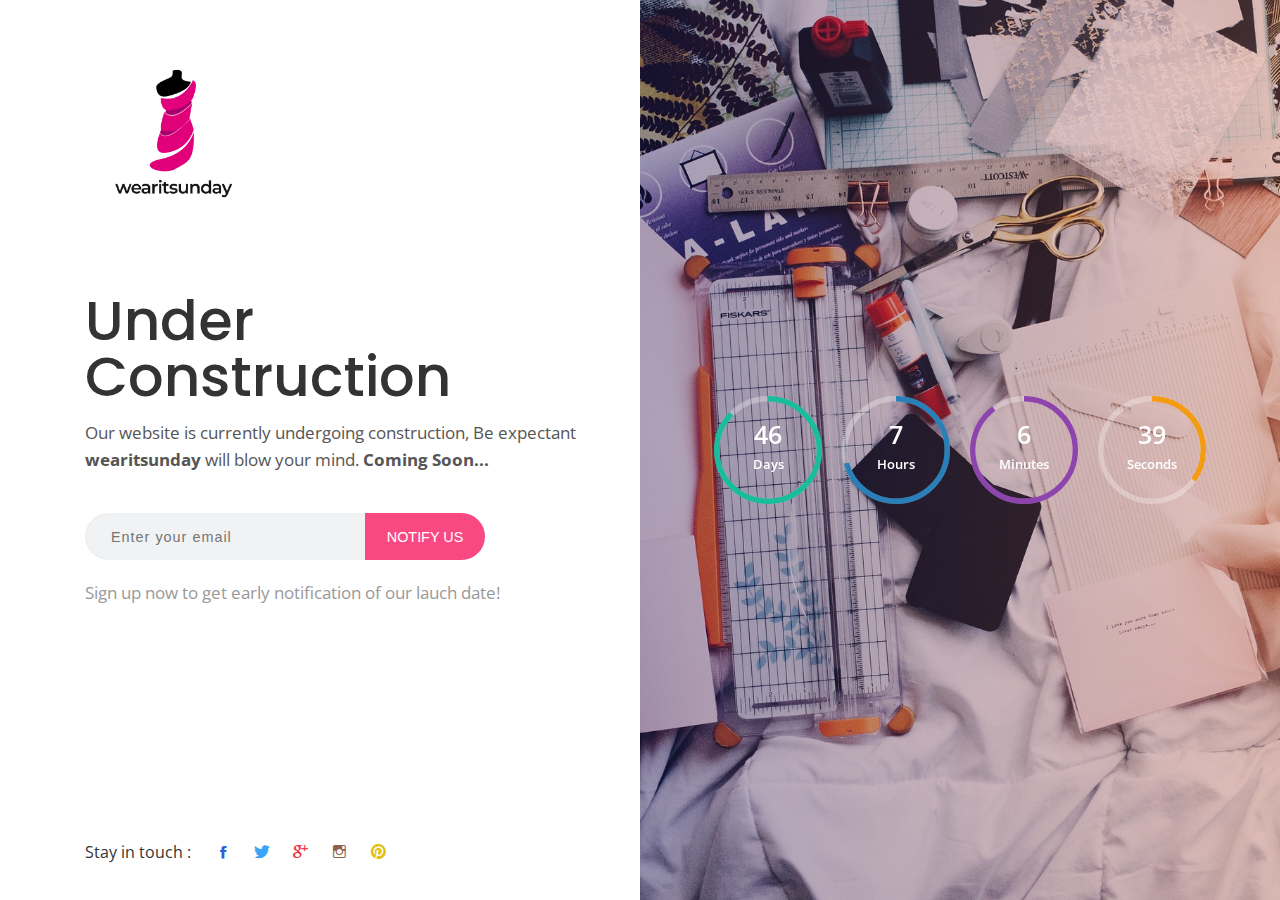
<file: index.html>
<!DOCTYPE HTML>
<html lang="en">
<head>
	<title>Wearitsunday | Home</title>
	<meta http-equiv="X-UA-Compatible" content="IE=edge">
    <meta name="viewport" content="width=device-width, initial-scale=1">
	<meta charset="UTF-8">
	
	<!-- Favion-icon -->
	<link rel="shortcut icon" type="image/png" href="images/favicon.png">

	<!-- Font -->
	
	<link href="https://fonts.googleapis.com/css?family=Open+Sans:400,700%7CPoppins:400,500" rel="stylesheet">
	
	<!-- Stylesheets -->
	
	<link href="common-css/bootstrap.css" rel="stylesheet">
	
	
	<link href="common-css/ionicons.css" rel="stylesheet">
	
	
	<link rel="stylesheet" href="common-css/jquery.classycountdown.css" />
		
	<link href="01-comming-soon/css/styles.css" rel="stylesheet">
	
	<link href="01-comming-soon/css/responsive.css" rel="stylesheet">
	
</head>
<body>
	
	<div class="main-area">
		<div class="container full-height position-static">
			
			<section class="left-section full-height">
		
				<a class="logo" href="#"><img src="images/wear.png" alt="Logo"></a>
				
				<div class="display-table">
					<div class="display-table-cell">
						<div class="main-content">
							<h1 class="title"><b>Under Construction</b></h1>
							<p>Our website is currently undergoing construction, Be expectant <strong>wearitsunday</strong>  will blow your mind. <strong>Coming Soon...</strong></p>

							<div class="email-input-area">
								<form method="post">
									<input class="email-input" name="email" type="text" placeholder="Enter your email"/>
									<button class="submit-btn" name="submit" type="submit"><b>NOTIFY US</b></button>
								</form>
							</div><!-- email-input-area -->
							
							<p class="post-desc">Sign up now to get early notification of our lauch date!</p>
						</div><!-- main-content -->
					</div><!-- display-table-cell -->
				</div><!-- display-table -->
				
				<ul class="footer-icons">
					<li>Stay in touch : </li>
					<li><a href="#"><i class="ion-social-facebook"></i></a></li>
					<li><a href="#"><i class="ion-social-twitter"></i></a></li>
					<li><a href="#"><i class="ion-social-googleplus"></i></a></li>
					<li><a href="#"><i class="ion-social-instagram-outline"></i></a></li>
					<li><a href="#"><i class="ion-social-pinterest"></i></a></li>
				</ul>
		
			</section><!-- left-section -->
		
			<section class="right-section" style="background-image: url(images/cloth.jpg)">
			
				<div class="display-table center-text">
					<div class="display-table-cell">
						
						
						<div id="rounded-countdown">
							<div class="countdown" data-remaining-sec="4000000"></div>
						</div>
						
					</div><!-- display-table-cell -->
				</div><!-- display-table -->
				
			</section><!-- right-section -->
		
		</div><!-- container -->
	</div><!-- main-area -->
	
	<!-- SCIPTS -->
	
	<script src="common-js/jquery-3.1.1.min.js"></script>
	
	<script src="common-js/tether.min.js"></script>
	
	<script src="common-js/bootstrap.js"></script>
	
	<script src="common-js/jquery.classycountdown.js"></script>
	
	<script src="common-js/jquery.knob.js"></script>
	
	<script src="common-js/jquery.throttle.js"></script>
	
	<script src="common-js/scripts.js"></script>
	
</body>
</html>
</file>
<file: 01-comming-soon/css/styles.css>
/*
====================================================

* 	[Master Stylesheet]
	
	Theme Name :  
	Version    :  
	Author     :  
	Author URI :  

====================================================

	TOC
	
	1. PRIMARY STYLES
	2. COMMONS FOR PAGE DESIGN
		JQUERY LIGHT BOX
	3. LEFT SECTION
	4. RIGHT SECTION

====================================================

/* ---------------------------------
1. PRIMARY STYLES
--------------------------------- */

html{ font-size: 100%; height: 100%; width: 100%; overflow-x: hidden; margin: 0px;  padding: 0px; touch-action: manipulation; }


body{ font-size: 16px; font-family: 'Open Sans', sans-serif; width: 100%; height: 100%; margin: 0; font-weight: 400;
	-webkit-font-smoothing: antialiased; -moz-osx-font-smoothing: grayscale; word-wrap: break-word; overflow-x: hidden; 
	color: #333; }

h1, h2, h3, h4, h5, h6, p, a, ul, span, li, img, inpot, button{ margin: 0; padding: 0; }

h1,h2,h3,h4,h5,h6{ line-height: 1.5; font-weight: inherit; }

h1,h2,h3{ font-family: 'Poppins', sans-serif; }

p{ line-height: 1.6; font-size: 1.05em; font-weight: 400; color: #555; }

h1{ font-size: 3.5em; line-height: 1; }
h2{ font-size: 3em; line-height: 1.1; }
h3{ font-size: 2.5em; }
h4{ font-size: 1.5em; }
h5{ font-size: 1.2em; }
h6{ font-size: .9em; letter-spacing: 1px; }

a, button{ display: inline-block; text-decoration: none; color: inherit; transition: all .3s; line-height: 1; }

a:focus, a:active, a:hover,
button:focus, button:active, button:hover,
a b.light-color:hover{ text-decoration: none; color: #E45F74; }

b{ font-weight: 500; }

img{ width: 100%; }

li{ list-style: none; display: inline-block; }

span{ display: inline-block; }

button{ outline: 0; border: 0; background: none; cursor: pointer; }

b.light-color{ color: #444; }

.icon{ font-size: 1.1em; display: inline-block; line-height: inherit; }

[class^="icon-"]:before, [class*=" icon-"]:before{ line-height: inherit; }



/* ---------------------------------
2. COMMONS FOR PAGE DESIGN
--------------------------------- */

.center-text{ text-align: center; } 

.display-table{ display: table; height: 100%; width: 100%; }

.display-table-cell{ display: table-cell; vertical-align: middle; }



::-webkit-input-placeholder { font-size: .9em; letter-spacing: 1px; }

::-moz-placeholder { font-size: .9em; letter-spacing: 1px; }

:-ms-input-placeholder { font-size: .9em; letter-spacing: 1px; }

:-moz-placeholder { font-size: .9em; letter-spacing: 1px; }


.full-height{ height: 100%; }

.position-static{ position: static; }


.main-area{ position: relative; height: 100vh;  }


/* ---------------------------------
3. LEFT SECTION
--------------------------------- */

.left-section{ float: left; width: 50%; position: relative; }

.left-section .logo{ position: absolute; top: 5%; height: 20%; }

.left-section .logo img{ height: 100%; width: auto; } 


.left-section .main-content{ padding: 40px 40px 40px 0; }

.main-content .title{ margin-bottom: 15px; }

.main-content .email-input-area{ margin: 40px 0 20px; position: relative; width: 400px; height: 47px; }

.main-content .email-input-area .email-input{ width: 100%; position: absolute; top: 0; bottom: 0; left: 0; 
	border-radius: 40px; border: 0; outline: 0; padding: 0 140px 0 25px; transition: all .2s; background: #F1F2F3; 
	box-shadow: inset 0 0 1px rgba(0,0,0,.1); border: 1px solid transparent; }

.main-content .email-input-area .email-input:focus{ border-color: #f89fbc; }


.main-content .email-input-area .submit-btn{ width: 120px; text-align: center; position: absolute; top: 0; bottom: 0; right: 0; font-size: .9em;
	border-radius: 0 40px 40px 0; transition: all .3s; background: #F84982; color: #fff; }

.main-content .email-input-area .submit-btn:hover{ background: #e40b52; }


.main-content .post-desc{ color: #999; }


.left-section .footer-icons{ position: absolute; bottom: 30px;}

.left-section .footer-icons > li > a{ display: inline-block; font-size: 1.07em; padding: 0 0px; }

.left-section .footer-icons > li:first-child{ margin-right: 10px; }

.left-section .footer-icons > li > a > i{ display: inline-block; height: 35px; line-height: 33px; 
	transition: all .2s; border-radius: 40px; text-align: center; width: 35px; }

.left-section .footer-icons > li > a:hover > i{ border: 1px solid; }

.left-section .footer-icons > li > a > i[class*="facebook"]{ color: #2A61D6; border-color: #2A61D6; }
.left-section .footer-icons > li > a > i[class*="twitter"]{ color: #3AA4F8; border-color: #3AA4F8; }
.left-section .footer-icons > li > a > i[class*="google"]{ color: #F43846; border-color: #F43846; }
.left-section .footer-icons > li > a > i[class*="instagram"]{ color: #8F614A; border-color: #8F614A; }
.left-section .footer-icons > li > a > i[class*="pinterest"]{ color: #E1C013; border-color: #E1C013; }



/* ---------------------------------
4. RIGHT SECTION
--------------------------------- */

.right-section{ position: absolute; top: 0; bottom: 0; right: 0; width: 50%; background-size: cover; z-index: 1; }

.right-section:after{ content:''; position: absolute; top: 0; bottom: 0; right: 0; left: 0; z-index: -2;
	opacity: .3; background: linear-gradient(to right, #23074d, #cc5333); }

#rounded-countdown{ width: 80%; margin: 0 auto; }
</file>
<file: 01-comming-soon/css/responsive.css>
/* Screens Resolution : 992px
-------------------------------------------------------------------------- */
@media only screen and (max-width: 1200px) {
	
	/* ---------------------------------
	4. RIGHT SECTION
	--------------------------------- */

	#rounded-countdown{ width: 100%; }
	
}

/* Screens Resolution : 992px
-------------------------------------------------------------------------- */
@media only screen and (max-width: 992px) {
	
	
	.main-area{ position: relative; height: 200vh; }


	/* ---------------------------------
	3. LEFT SECTION
	--------------------------------- */

	.left-section{ float: none; width: 100%; height: 50%; }
	
	.left-section .main-content{ padding: 40px 0; }
	
	.main-content .email-input-area{ width: 100%; }
	
	.main-content .email-input-area .email-input{ padding: 0 115px 0 20px; }
	
	.main-content .email-input-area .submit-btn{ width: 100px; } 
	
	.left-section .footer-icons > li > a > i{ height: 30px; line-height: 28px; width: 30px; }
	
	
	/* ---------------------------------
	4. RIGHT SECTION
	--------------------------------- */

	.right-section{ top: 50%; bottom: auto; width: 100%; height: 50%; }

	.date-countdown{ width: 100%; }
	
	.date-countdown .time_circles > div > h4{ font-size: .7em!important; }

}


/* Screens Resolution : 767px
-------------------------------------------------------------------------- */
@media only screen and (max-width: 767px) {
	
	/* ---------------------------------
	1. PRIMARY STYLES
	--------------------------------- */

	p{ line-height: 1.4; }

	h1{ font-size: 2.8em; line-height: 1; }
	h2{ font-size: 2.2em; line-height: 1.1; }
	h3{ font-size: 1.8em; }
	
}

/* Screens Resolution : 479px
-------------------------------------------------------------------------- */
@media only screen and (max-width: 479px) {

	/* ---------------------------------
	1. PRIMARY STYLES
	--------------------------------- */

	body{ font-size: 12px;  }

}

/* Screens Resolution : 359px
-------------------------------------------------------------------------- */
@media only screen and (max-width: 359px) {
	
	
}

/* Screens Resolution : 290px
-------------------------------------------------------------------------- */
@media only screen and (max-width: 290px) {
	
	
}
</file>
